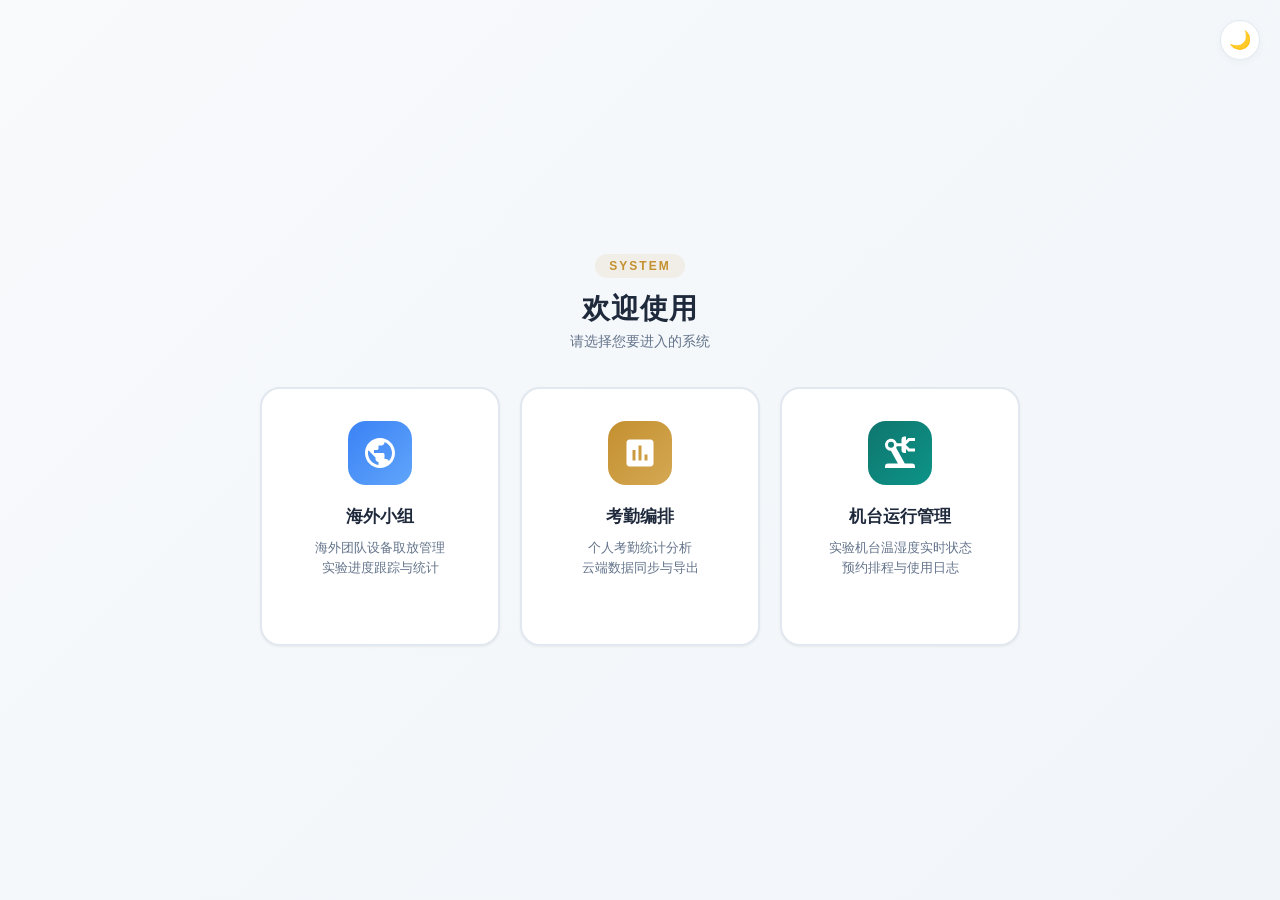
<file: index.html>
<!DOCTYPE html>
<html lang="zh-CN">
<head>
<meta charset="UTF-8">
<meta name="viewport" content="width=device-width, initial-scale=1.0">
<title>欢迎使用</title>
<link rel="manifest" href="manifest.json">
<meta name="theme-color" content="#c49030">
<link rel="apple-touch-icon" href="logo.jpg">
<link rel="icon" type="image/jpeg" href="logo.jpg">
<style>
/* ===== 主题变量 ===== */
:root{
  --gold:#c49030;--gold2:#d4a853;--gold-light:rgba(196,144,48,.1);
  --blue:#3b82f6;--blue-light:#eff6ff;--blue-border:#bfdbfe;
  --green:#22c55e;--green-light:#f0fdf4;
  --text:#1e293b;--text2:#64748b;--text3:#94a3b8;
  --bg:#f8fafc;--bg2:#f1f5f9;--surface:#fff;--surface2:#f8fafc;
  --border:#e2e8f0;--shadow:0 1px 3px rgba(0,0,0,.05);
}
[data-theme="dark"]{
  --gold:#d4a853;--gold-light:rgba(212,168,83,.12);
  --blue:#60a5fa;--blue-light:#1e3a5f;--blue-border:#3b5b8a;
  --green:#4ade80;--green-light:#14532d;
  --text:#e2e8f0;--text2:#94a3b8;--text3:#64748b;
  --bg:#0f1117;--bg2:#1a1d2e;--surface:#1c1f2e;--surface2:#252840;
  --border:#2d3048;--shadow:0 1px 3px rgba(0,0,0,.2);
}

/* ===== 重置 ===== */
*{margin:0;padding:0;box-sizing:border-box}
html,body{height:100%}
body{
  font-family:-apple-system,BlinkMacSystemFont,'Segoe UI',Roboto,sans-serif;
  background:linear-gradient(135deg,var(--bg) 0%,var(--bg2) 100%);
  color:var(--text);
  min-height:100vh;
  display:flex;
  align-items:center;
  justify-content:center;
  padding:20px;
  transition:background .3s,color .3s;
}

/* ===== 主题切换按钮 ===== */
.theme-toggle{
  position:fixed;top:20px;right:20px;width:40px;height:40px;
  border-radius:50%;border:1px solid var(--border);
  background:var(--surface);color:var(--text2);font-size:18px;
  cursor:pointer;display:flex;align-items:center;justify-content:center;
  transition:all .2s;z-index:10;
  box-shadow:0 2px 8px rgba(0,0,0,.04);
}
.theme-toggle:hover{background:var(--bg2);color:var(--gold);transform:scale(1.08)}

/* ===== 主体 ===== */
.entry-wrap{width:100%;max-width:800px;display:flex;flex-direction:column;align-items:center;gap:36px}

.entry-header{text-align:center}
.entry-badge{
  display:inline-block;padding:5px 14px;border-radius:20px;
  background:var(--gold-light);color:var(--gold);
  font-size:12px;font-weight:600;letter-spacing:2px;
  margin-bottom:14px;
}
.entry-title{font-size:28px;font-weight:700;color:var(--text);letter-spacing:1px;line-height:1.2}
.entry-subtitle{font-size:14px;color:var(--text2);margin-top:8px}

/* ===== 卡片 ===== */
.entry-cards{display:flex;gap:20px;justify-content:center;flex-wrap:wrap;width:100%}
.entry-card{
  width:240px;padding:32px 24px;border-radius:20px;cursor:pointer;
  transition:transform .25s,box-shadow .25s,border-color .25s;
  background:var(--surface);border:2px solid var(--border);
  box-shadow:var(--shadow);
  display:flex;flex-direction:column;align-items:center;text-align:center;gap:10px;
  position:relative;overflow:hidden;
}
.entry-card::before{
  content:'';position:absolute;top:0;left:0;right:0;height:4px;
  background:linear-gradient(90deg,var(--gold),var(--gold2));
  opacity:0;transition:opacity .25s;
}
.entry-card:hover{transform:translateY(-6px);box-shadow:0 12px 32px rgba(0,0,0,.08);border-color:var(--gold)}
.entry-card:hover::before{opacity:1}

.entry-icon{
  width:64px;height:64px;border-radius:18px;display:flex;
  align-items:center;justify-content:center;margin-bottom:6px;
  transition:transform .25s;
}
.entry-icon svg{width:36px;height:36px}
.entry-card:hover .entry-icon{transform:scale(1.08) rotate(-3deg)}
.entry-icon.overseas{background:linear-gradient(135deg,#3b82f6 0%,#60a5fa 100%);color:#fff}
.entry-icon.attendance{background:linear-gradient(135deg,var(--gold) 0%,var(--gold2) 100%);color:#fff}

.entry-name{font-size:17px;font-weight:600;color:var(--text);margin-top:4px}
.entry-desc{font-size:13px;color:var(--text2);line-height:1.5}

.entry-arrow{
  display:inline-flex;align-items:center;gap:4px;
  margin-top:8px;font-size:12px;color:var(--gold);font-weight:500;
  opacity:0;transform:translateX(-4px);transition:all .25s;
}
.entry-card:hover .entry-arrow{opacity:1;transform:translateX(0)}
.entry-arrow svg{width:14px;height:14px}

/* ===== 响应式 ===== */
@media(max-width:540px){
  .entry-title{font-size:22px}
  .entry-card{width:100%;max-width:300px;padding:24px 18px}
  .entry-icon{width:56px;height:56px}
  .entry-icon svg{width:30px;height:30px}
  .entry-name{font-size:15px}
}

/* ===== 淡入动画 ===== */
@keyframes fadeUp{from{opacity:0;transform:translateY(16px)}to{opacity:1;transform:translateY(0)}}
.entry-header{animation:fadeUp .5s ease-out}
.entry-cards{animation:fadeUp .5s ease-out .1s both}

/* ===== 机台运行管理入口图标（青绿，与蓝/金区分；深青保证白图标 ≥3:1） ===== */
.entry-icon.machine{background:linear-gradient(135deg,#0f766e 0%,#0d9488 100%);color:#fff}

/* ===== SYSTEM 徽章：隐藏管理入口（长按/右键进入 sysindex） ===== */
.entry-badge{
  user-select:none;-webkit-user-select:none;-webkit-touch-callout:none;
  cursor:default;
}

/* ===== 隐藏入口：长按「欢迎使用」进入礼金登记（按下淡化 = 手势已识别） ===== */
.entry-title{
  user-select:none;-webkit-user-select:none;-webkit-touch-callout:none;
  cursor:default;transition:opacity .18s;
}
.entry-title.pressing{opacity:.45}

/* ===== 键盘可达：卡片获得焦点时给可见描边 ===== */
.entry-card:focus-visible{outline:2px solid var(--gold);outline-offset:3px}
</style>
</head>
<body>

<button class="theme-toggle" id="themeToggle" onclick="toggleTheme()" title="切换主题">🌙</button>

<div class="entry-wrap">
  <div class="entry-header">
    <span class="entry-badge" id="sysBadge">SYSTEM</span>
    <h1 class="entry-title">欢迎使用</h1>
    <p class="entry-subtitle">请选择您要进入的系统</p>
  </div>

  <div class="entry-cards">
    <div class="entry-card" onclick="goTo('overseas/index.html')">
      <div class="entry-icon overseas">
        <svg viewBox="0 0 24 24" fill="currentColor"><path d="M12 2C6.48 2 2 6.48 2 12s4.48 10 10 10 10-4.48 10-10S17.52 2 12 2zm-1 17.93c-3.95-.49-7-3.85-7-7.93 0-.62.08-1.21.21-1.79L9 15v1c0 1.1.9 2 2 2v1.93zm6.9-2.54c-.26-.81-1-1.39-1.9-1.39h-1v-3c0-.55-.45-1-1-1H8v-2h2c.55 0 1-.45 1-1V7h2c1.1 0 2-.9 2-2v-.41c2.93 1.19 5 4.06 5 7.41 0 2.08-.8 3.97-2.1 5.39z"/></svg>
      </div>
      <div class="entry-name">海外小组</div>
      <div class="entry-desc">海外团队设备取放管理<br>实验进度跟踪与统计</div>
      <span class="entry-arrow">进入系统
        <svg viewBox="0 0 24 24" fill="currentColor"><path d="M8.59 16.59L13.17 12 8.59 7.41 10 6l6 6-6 6-1.41-1.41z"/></svg>
      </span>
    </div>

    <div class="entry-card" onclick="goTo('kq/index.html')">
      <div class="entry-icon attendance">
        <svg viewBox="0 0 24 24" fill="currentColor"><path d="M19 3H5c-1.1 0-2 .9-2 2v14c0 1.1.9 2 2 2h14c1.1 0 2-.9 2-2V5c0-1.1-.9-2-2-2zM9 17H7v-7h2v7zm4 0h-2V7h2v10zm4 0h-2v-4h2v4z"/></svg>
      </div>
      <div class="entry-name">考勤编排</div>
      <div class="entry-desc">个人考勤统计分析<br>云端数据同步与导出</div>
      <span class="entry-arrow">进入系统
        <svg viewBox="0 0 24 24" fill="currentColor"><path d="M8.59 16.59L13.17 12 8.59 7.41 10 6l6 6-6 6-1.41-1.41z"/></svg>
      </span>
    </div>

    <div class="entry-card" role="button" tabindex="0" onclick="goTo('machine/index.html')"
         onkeydown="if(event.key==='Enter'||event.key===' '){event.preventDefault();goTo('machine/index.html')}">
      <div class="entry-icon machine">
        <svg viewBox="0 0 24 24" fill="currentColor"><path d="M18.41 4L16 6.41v.18L18.41 9H22v2h-4.41L16 9.41V12h-1a2 2 0 0 1-2-2V7.5H9.86c-.09.37-.24.72-.44 1.05L15.18 19H20a2 2 0 0 1 2 2v1H2v-1a2 2 0 0 1 2-2h6.61l-4.69-8.5a4.006 4.006 0 0 1-3.81-3A4 4 0 0 1 5 2.63c2.13-.55 4.31.73 4.86 2.87H13V3a2 2 0 0 1 2-2h1v2.59L17.59 2H22v2zM6 4.5a2 2 0 0 0-2 2a2 2 0 0 0 2 2a2 2 0 0 0 2-2a2 2 0 0 0-2-2"/></svg>
      </div>
      <div class="entry-name">机台运行管理</div>
      <div class="entry-desc">实验机台温湿度实时状态<br>预约排程与使用日志</div>
      <span class="entry-arrow">进入系统
        <svg viewBox="0 0 24 24" fill="currentColor"><path d="M8.59 16.59L13.17 12 8.59 7.41 10 6l6 6-6 6-1.41-1.41z"/></svg>
      </span>
    </div>
  </div>
</div>

<script>
// 主题切换（独立 localStorage key）
function toggleTheme() {
  var isDark = document.documentElement.getAttribute('data-theme') === 'dark';
  document.documentElement.setAttribute('data-theme', isDark ? '' : 'dark');
  localStorage.setItem('portal_theme', isDark ? '' : 'dark');
  document.getElementById('themeToggle').textContent = isDark ? '🌙' : '☀️';
}

(function() {
  var saved = localStorage.getItem('portal_theme');
  if (saved === 'dark') {
    document.documentElement.setAttribute('data-theme', 'dark');
    document.getElementById('themeToggle').textContent = '☀️';
  }
})();

function goTo(url) {
  try { sessionStorage.setItem('portal_back', location.href); } catch(e) {}
  window.location.href = url;
}

// ===== 隐藏管理入口：长按（手机）/ 右键（电脑）SYSTEM 徽章进入 sysindex =====
(function() {
  var badge = document.getElementById('sysBadge');
  var timer = null;

  function enterSys() {
    window.location.href = 'sysindex.html';
  }

  // 手机长按 0.8 秒
  badge.addEventListener('touchstart', function(e) {
    timer = setTimeout(enterSys, 800);
  }, { passive: true });
  badge.addEventListener('touchend', function() { clearTimeout(timer); });
  badge.addEventListener('touchmove', function() { clearTimeout(timer); });

  // 电脑右键
  badge.addEventListener('contextmenu', function(e) {
    e.preventDefault();
    enterSys();
  });
})();

// ===== 隐藏入口：长按「欢迎使用」0.8 秒进入礼金登记（按下淡化 = 手势已识别） =====
(function() {
  var title = document.querySelector('.entry-title');
  var timer = null;

  function cancel() {
    if (timer) { clearTimeout(timer); timer = null; }
    title.classList.remove('pressing');
  }

  title.addEventListener('pointerdown', function(e) {
    if (e.button) return;            // 只认左键/触摸，右键走系统菜单
    cancel();
    title.classList.add('pressing');
    timer = setTimeout(function() {
      cancel();
      goTo('gift/index.html');       // 复用 goTo，保留 portal_back 返回路径
    }, 800);
  });
  ['pointerup', 'pointerleave', 'pointercancel'].forEach(function(ev) {
    title.addEventListener(ev, cancel);
  });
  // 手机长按会弹选中/系统菜单，拦掉以免打断手势
  title.addEventListener('contextmenu', function(e) { e.preventDefault(); });
})();

</script>

</body>
</html>
</file>
